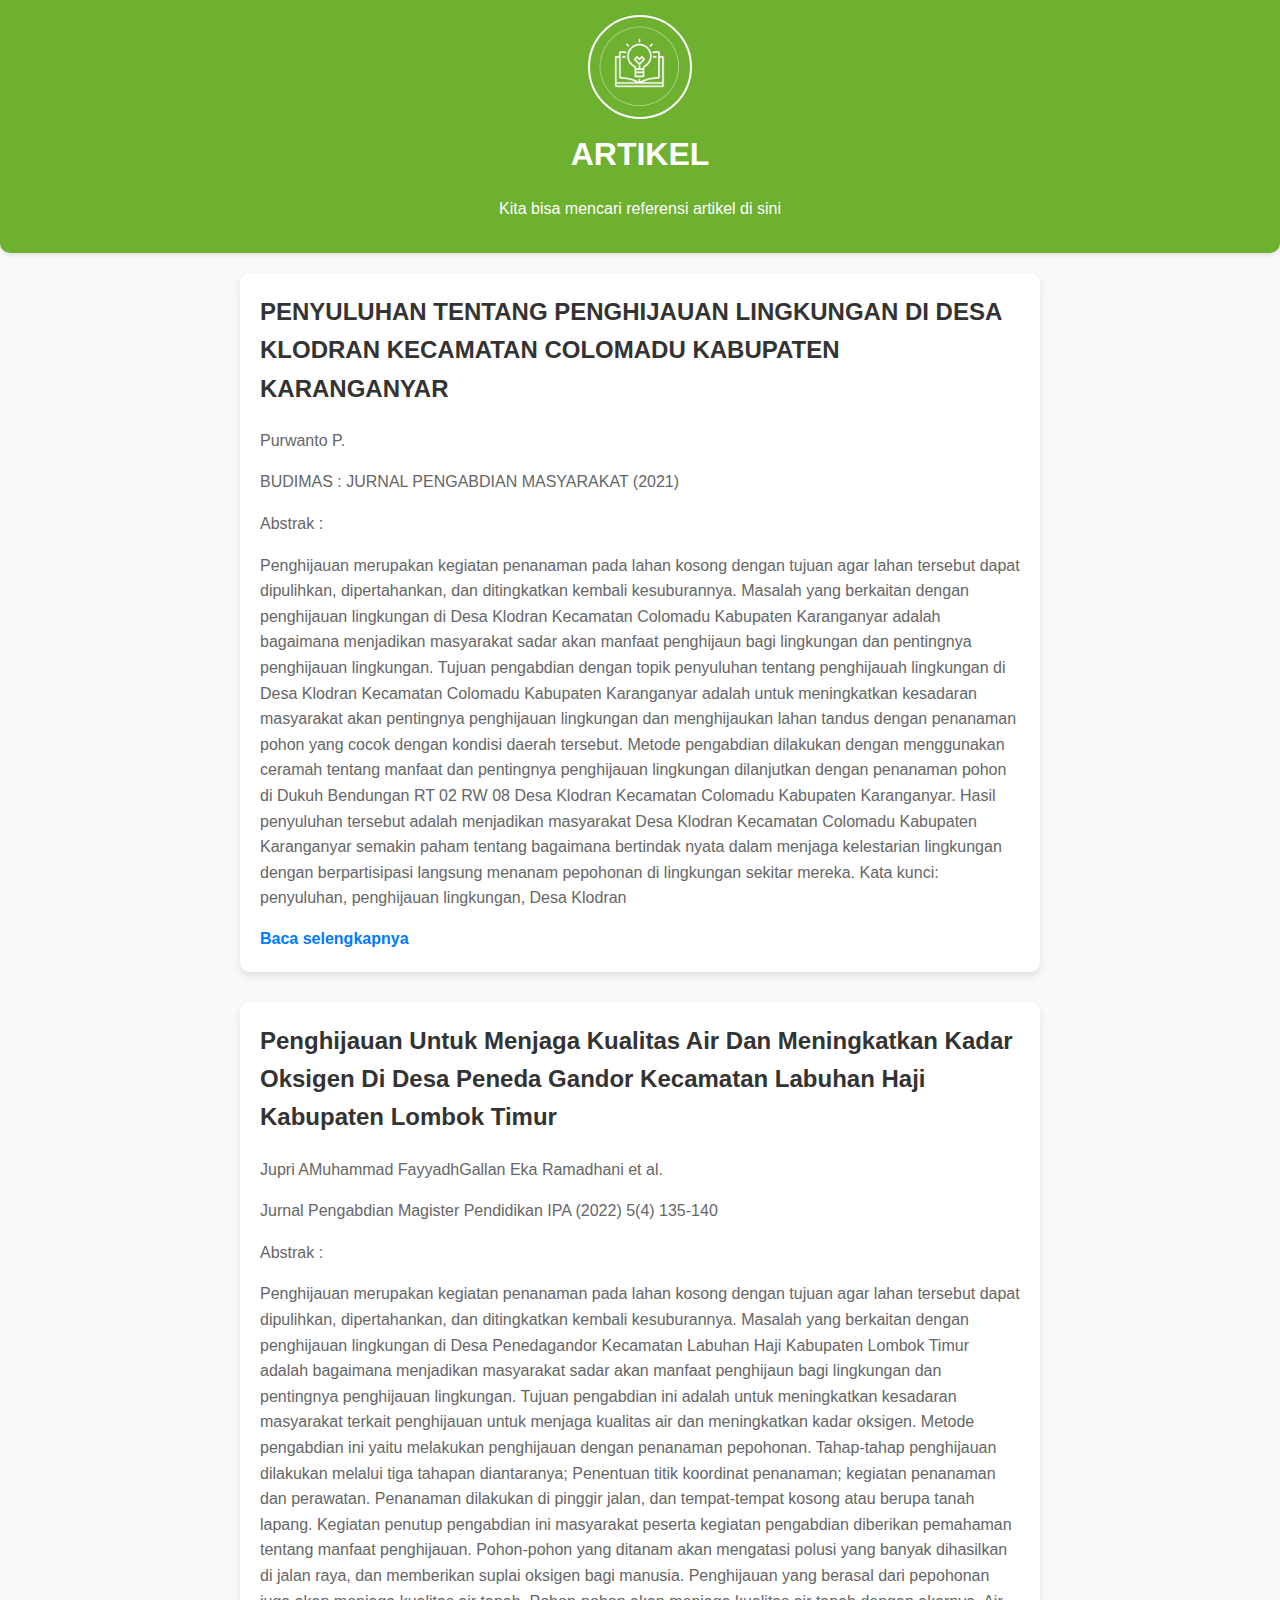
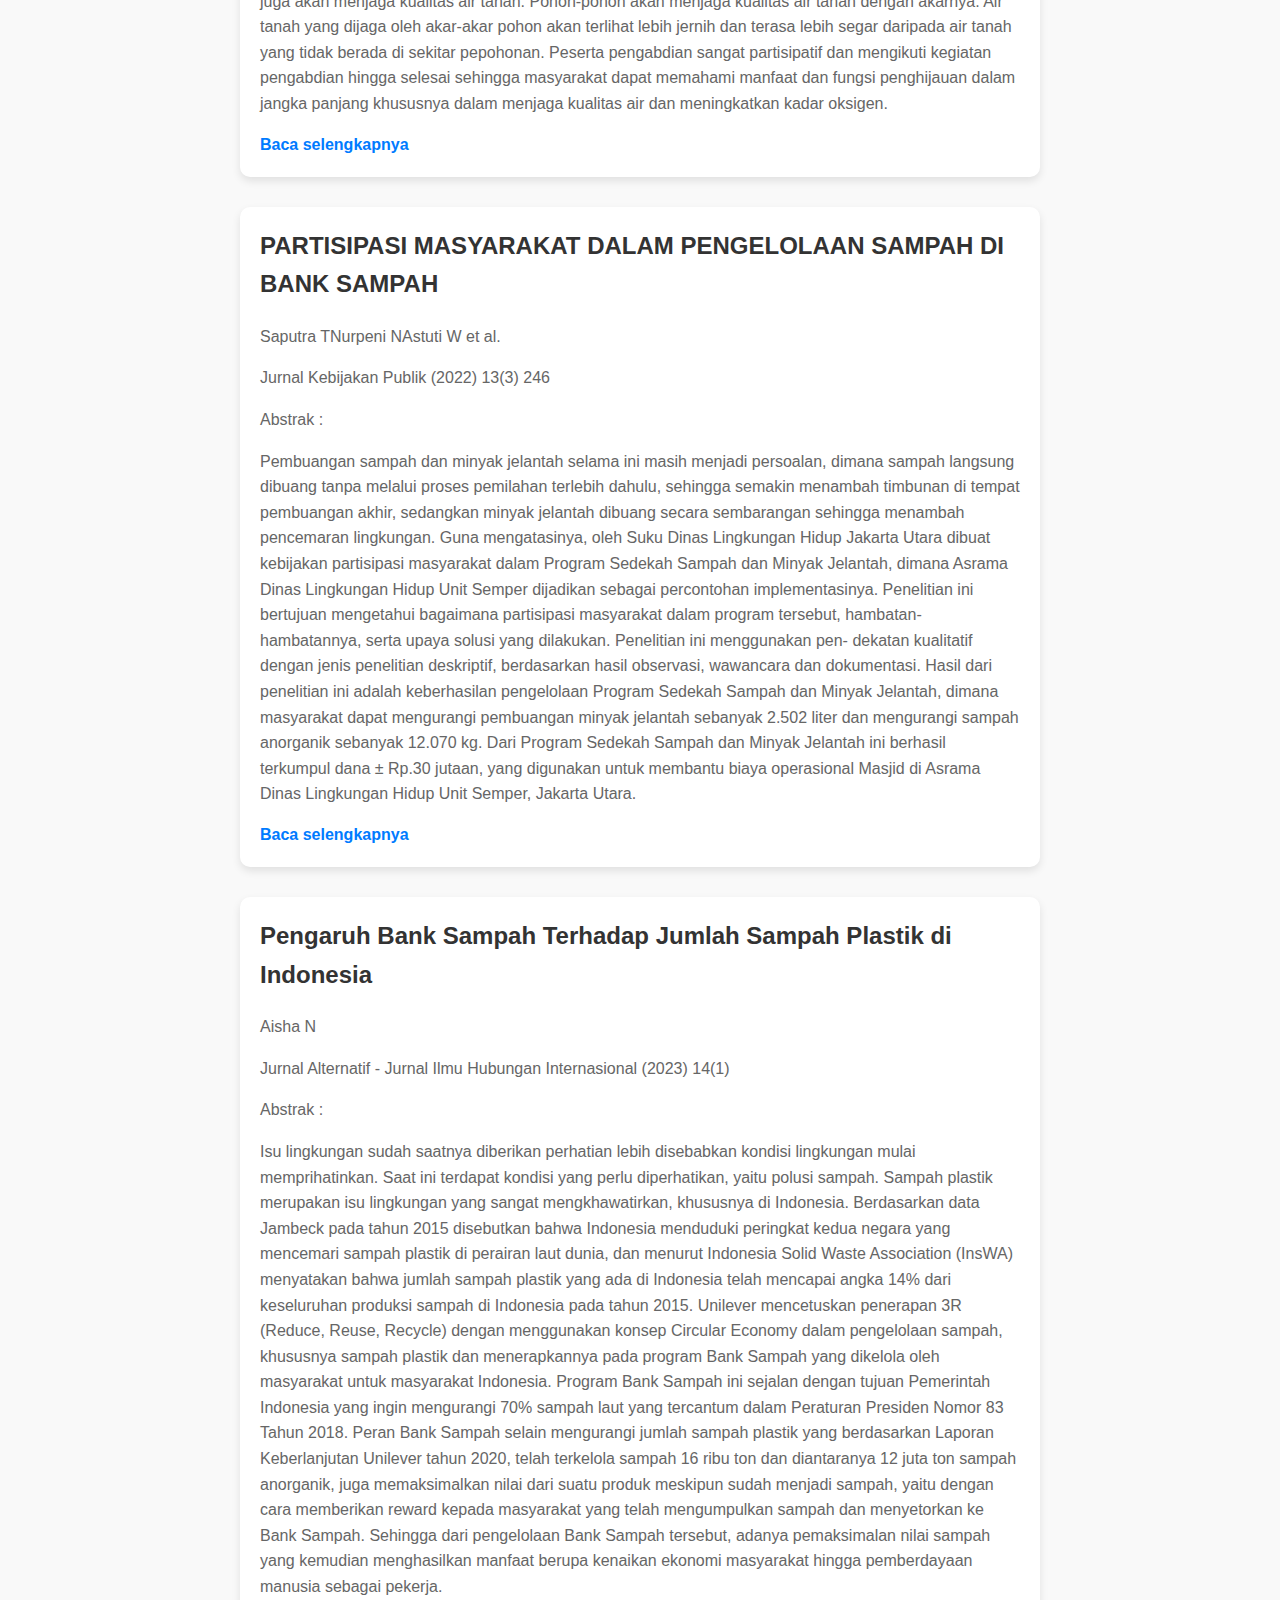
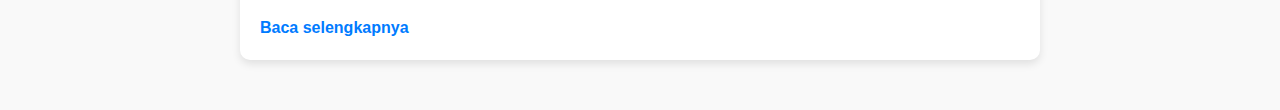
<file: HTML/Hijau semestaKu/artikel.html>
<!DOCTYPE html>
<html lang="en">
<head>
    <meta charset="UTF-8">
    <meta name="viewport" content="width=device-width, initial-scale=1.0">
    <title>Artikel - Taman Belajar</title>
    <link rel="stylesheet" href="styles-artikel.css">
</head>
<body>
    <header>
        <img src="images/1.png" alt="Taman Belajar Logo" class="logo">
        <h1>ARTIKEL</h1>
        <p>Kita bisa mencari referensi artikel di sini</p>
    </header>

    <div class="container">
        <div class="article">
            <div class="article-content">
                <a href="pdf/article1.pdf" target="_blank">
                    <h2>PENYULUHAN TENTANG PENGHIJAUAN LINGKUNGAN DI DESA KLODRAN KECAMATAN COLOMADU KABUPATEN KARANGANYAR</h2>
                </a>
                <p>Purwanto P.</p>
                <p>BUDIMAS : JURNAL PENGABDIAN MASYARAKAT (2021)</p>
                <p>Abstrak :</p>  
                <p>Penghijauan merupakan kegiatan penanaman pada lahan kosong dengan tujuan agar lahan tersebut dapat dipulihkan, dipertahankan, dan ditingkatkan kembali kesuburannya. Masalah yang berkaitan dengan penghijauan lingkungan di Desa Klodran Kecamatan Colomadu Kabupaten Karanganyar adalah bagaimana menjadikan masyarakat sadar akan manfaat penghijaun bagi lingkungan dan pentingnya penghijauan lingkungan. Tujuan pengabdian dengan topik penyuluhan tentang penghijauah lingkungan di Desa Klodran Kecamatan Colomadu Kabupaten Karanganyar adalah untuk meningkatkan kesadaran masyarakat akan pentingnya penghijauan lingkungan dan menghijaukan lahan tandus dengan penanaman pohon yang cocok dengan kondisi daerah tersebut. Metode pengabdian dilakukan dengan menggunakan ceramah tentang manfaat dan pentingnya penghijauan lingkungan dilanjutkan dengan penanaman pohon di Dukuh Bendungan RT 02 RW 08 Desa Klodran Kecamatan Colomadu Kabupaten Karanganyar. Hasil penyuluhan tersebut adalah menjadikan masyarakat Desa Klodran Kecamatan Colomadu Kabupaten Karanganyar semakin paham tentang bagaimana bertindak nyata dalam menjaga kelestarian lingkungan dengan berpartisipasi langsung menanam pepohonan di lingkungan sekitar mereka. Kata kunci: penyuluhan, penghijauan lingkungan, Desa Klodran</p>
                <a href="pdf/article1.pdf">Baca selengkapnya</a>
            </div>
        </div>

        <div class="article">
            <div class="article-content">
                <a href="pdf/article2.pdf" target="_blank">
                    <h2>Penghijauan Untuk Menjaga Kualitas Air Dan Meningkatkan Kadar Oksigen Di Desa Peneda Gandor Kecamatan Labuhan Haji Kabupaten Lombok Timur</h2>
                </a>
                <p>Jupri AMuhammad FayyadhGallan Eka Ramadhani et al.</p>
                <p>Jurnal Pengabdian Magister Pendidikan IPA (2022) 5(4) 135-140</p>
                <p>Abstrak :</p>  
                <p>Penghijauan merupakan kegiatan penanaman pada lahan kosong dengan tujuan agar lahan tersebut dapat dipulihkan, dipertahankan, dan ditingkatkan kembali kesuburannya. Masalah yang berkaitan dengan penghijauan lingkungan di Desa Penedagandor Kecamatan Labuhan Haji Kabupaten Lombok Timur adalah bagaimana menjadikan masyarakat sadar akan manfaat penghijaun bagi lingkungan dan pentingnya penghijauan lingkungan. Tujuan pengabdian ini adalah untuk meningkatkan kesadaran masyarakat terkait penghijauan untuk menjaga kualitas air dan meningkatkan kadar oksigen. Metode pengabdian ini yaitu melakukan penghijauan dengan  penanaman  pepohonan. Tahap-tahap penghijauan dilakukan melalui tiga tahapan diantaranya; Penentuan titik koordinat penanaman; kegiatan penanaman dan perawatan. Penanaman dilakukan di pinggir jalan, dan tempat-tempat kosong atau berupa tanah lapang. Kegiatan penutup pengabdian ini masyarakat peserta kegiatan pengabdian diberikan pemahaman tentang manfaat penghijauan. Pohon-pohon yang ditanam akan mengatasi polusi yang banyak dihasilkan di jalan raya, dan memberikan suplai oksigen bagi manusia. Penghijauan yang berasal dari pepohonan juga akan menjaga kualitas air tanah. Pohon-pohon akan menjaga kualitas air tanah dengan akarnya. Air tanah yang dijaga oleh akar-akar pohon akan terlihat lebih jernih dan terasa lebih segar daripada air tanah yang tidak berada di sekitar pepohonan. Peserta pengabdian sangat partisipatif dan mengikuti kegiatan pengabdian hingga selesai sehingga masyarakat dapat memahami manfaat dan fungsi penghijauan dalam jangka panjang khususnya dalam menjaga kualitas air dan meningkatkan kadar oksigen.</p>
                <a href="pdf/article2.pdf" target="_blank">Baca selengkapnya</a>
            </div>
        </div>

        <div class="article">
            <div class="article-content">
                <a href="pdf/article3.pdf" target="_blank">
                    <h2>PARTISIPASI MASYARAKAT DALAM PENGELOLAAN SAMPAH DI BANK SAMPAH</h2>
                </a>
                <p>Saputra TNurpeni NAstuti W et al.</p>
                <p>Jurnal Kebijakan Publik (2022) 13(3) 246</p>
                <p>Abstrak :</p>  
                <p>Pembuangan sampah dan minyak jelantah selama ini masih menjadi persoalan, dimana sampah langsung dibuang tanpa melalui proses pemilahan terlebih dahulu, sehingga semakin menambah timbunan di tempat pembuangan akhir, sedangkan minyak jelantah dibuang secara sembarangan sehingga menambah pencemaran lingkungan. Guna mengatasinya, oleh Suku Dinas Lingkungan Hidup Jakarta Utara dibuat kebijakan partisipasi masyarakat dalam Program Sedekah Sampah dan Minyak Jelantah, dimana Asrama Dinas Lingkungan Hidup Unit Semper dijadikan sebagai percontohan implementasinya. Penelitian ini bertujuan mengetahui bagaimana partisipasi masyarakat dalam program tersebut, hambatan-hambatannya, serta upaya solusi yang dilakukan. Penelitian ini menggunakan pen- dekatan kualitatif dengan jenis penelitian deskriptif, berdasarkan hasil observasi, wawancara dan dokumentasi. Hasil dari penelitian ini adalah keberhasilan pengelolaan Program Sedekah Sampah dan Minyak Jelantah, dimana masyarakat dapat mengurangi pembuangan minyak jelantah sebanyak 2.502 liter dan mengurangi sampah anorganik sebanyak 12.070 kg. Dari Program Sedekah Sampah dan Minyak Jelantah ini berhasil terkumpul dana ± Rp.30 jutaan, yang digunakan untuk membantu biaya operasional Masjid di Asrama Dinas Lingkungan Hidup Unit Semper, Jakarta Utara.</p>
                <a href="pdf/article3.pdf" target="_blank">Baca selengkapnya</a>
            </div>
        </div>

        <div class="article">
            <div class="article-content">
                <a href="pdf/article4.pdf" target="_blank">
                    <h2>Pengaruh Bank Sampah Terhadap Jumlah Sampah Plastik di Indonesia</h2>
                </a>
                <p>Aisha N</p>
                <p>Jurnal Alternatif - Jurnal Ilmu Hubungan Internasional (2023) 14(1)</p>
                <p>Abstrak :</p>  
                <p>Isu lingkungan sudah saatnya diberikan perhatian lebih disebabkan kondisi lingkungan mulai memprihatinkan. Saat ini terdapat kondisi yang perlu diperhatikan, yaitu polusi sampah. Sampah plastik merupakan isu lingkungan yang sangat mengkhawatirkan, khususnya di Indonesia. Berdasarkan data Jambeck pada tahun 2015 disebutkan bahwa Indonesia menduduki peringkat kedua negara yang mencemari sampah plastik di perairan laut dunia, dan menurut Indonesia Solid Waste Association (InsWA) menyatakan bahwa jumlah sampah plastik yang ada di Indonesia telah mencapai angka 14% dari keseluruhan produksi sampah di Indonesia pada tahun 2015. Unilever mencetuskan penerapan 3R (Reduce, Reuse, Recycle) dengan menggunakan konsep Circular Economy dalam pengelolaan sampah, khususnya sampah plastik dan menerapkannya pada program Bank Sampah yang dikelola oleh masyarakat untuk masyarakat Indonesia. Program Bank Sampah ini sejalan dengan tujuan Pemerintah Indonesia yang ingin mengurangi 70% sampah laut yang tercantum dalam Peraturan Presiden Nomor 83 Tahun 2018. Peran Bank Sampah selain mengurangi jumlah sampah plastik yang berdasarkan Laporan Keberlanjutan Unilever tahun 2020, telah  terkelola sampah 16 ribu ton dan diantaranya 12 juta ton sampah anorganik, juga memaksimalkan nilai dari suatu produk meskipun sudah menjadi sampah, yaitu dengan cara memberikan reward kepada masyarakat yang telah mengumpulkan sampah dan menyetorkan ke Bank Sampah. Sehingga dari pengelolaan Bank Sampah tersebut, adanya pemaksimalan nilai sampah yang kemudian menghasilkan manfaat berupa kenaikan ekonomi masyarakat  hingga pemberdayaan manusia sebagai pekerja.</p>
                <a href="pdf/article4.pdf" target="_blank">Baca selengkapnya</a>
            </div>
        </div>
    </div>
</body>
</html>
</file>
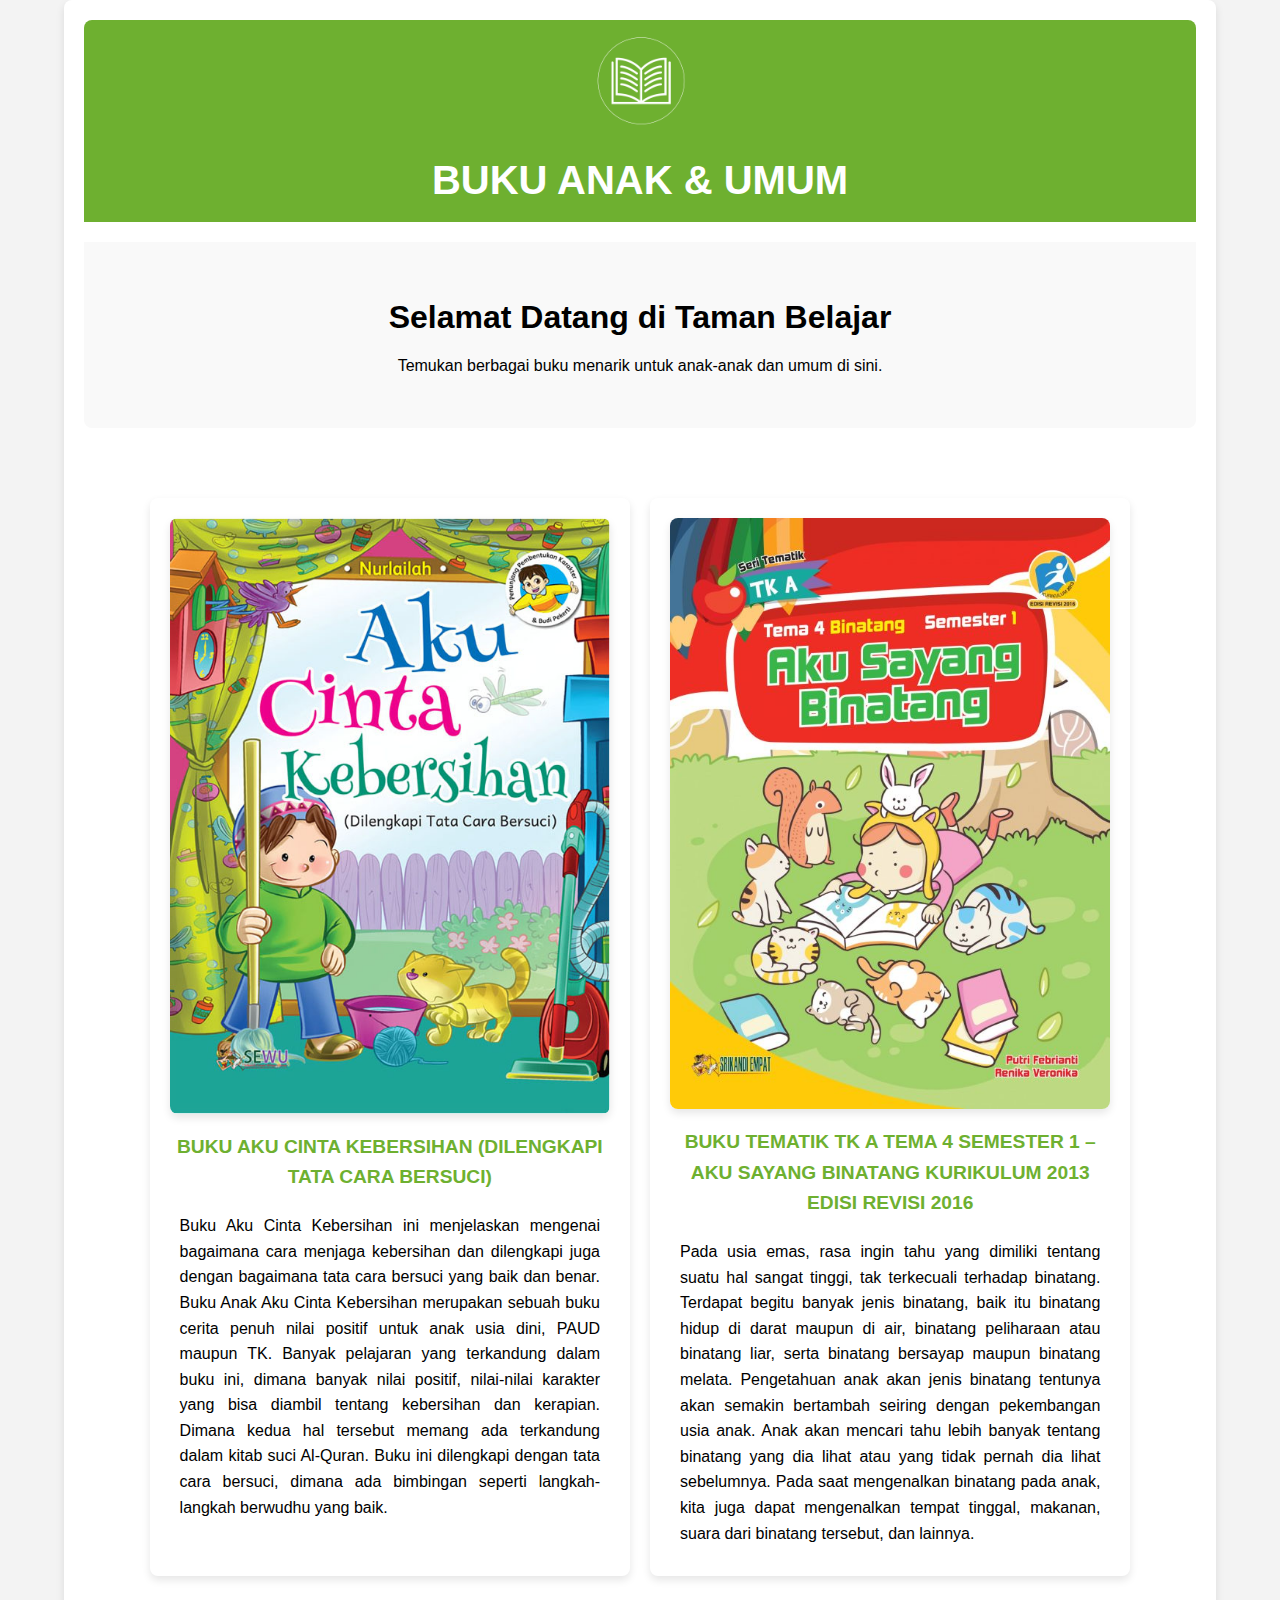
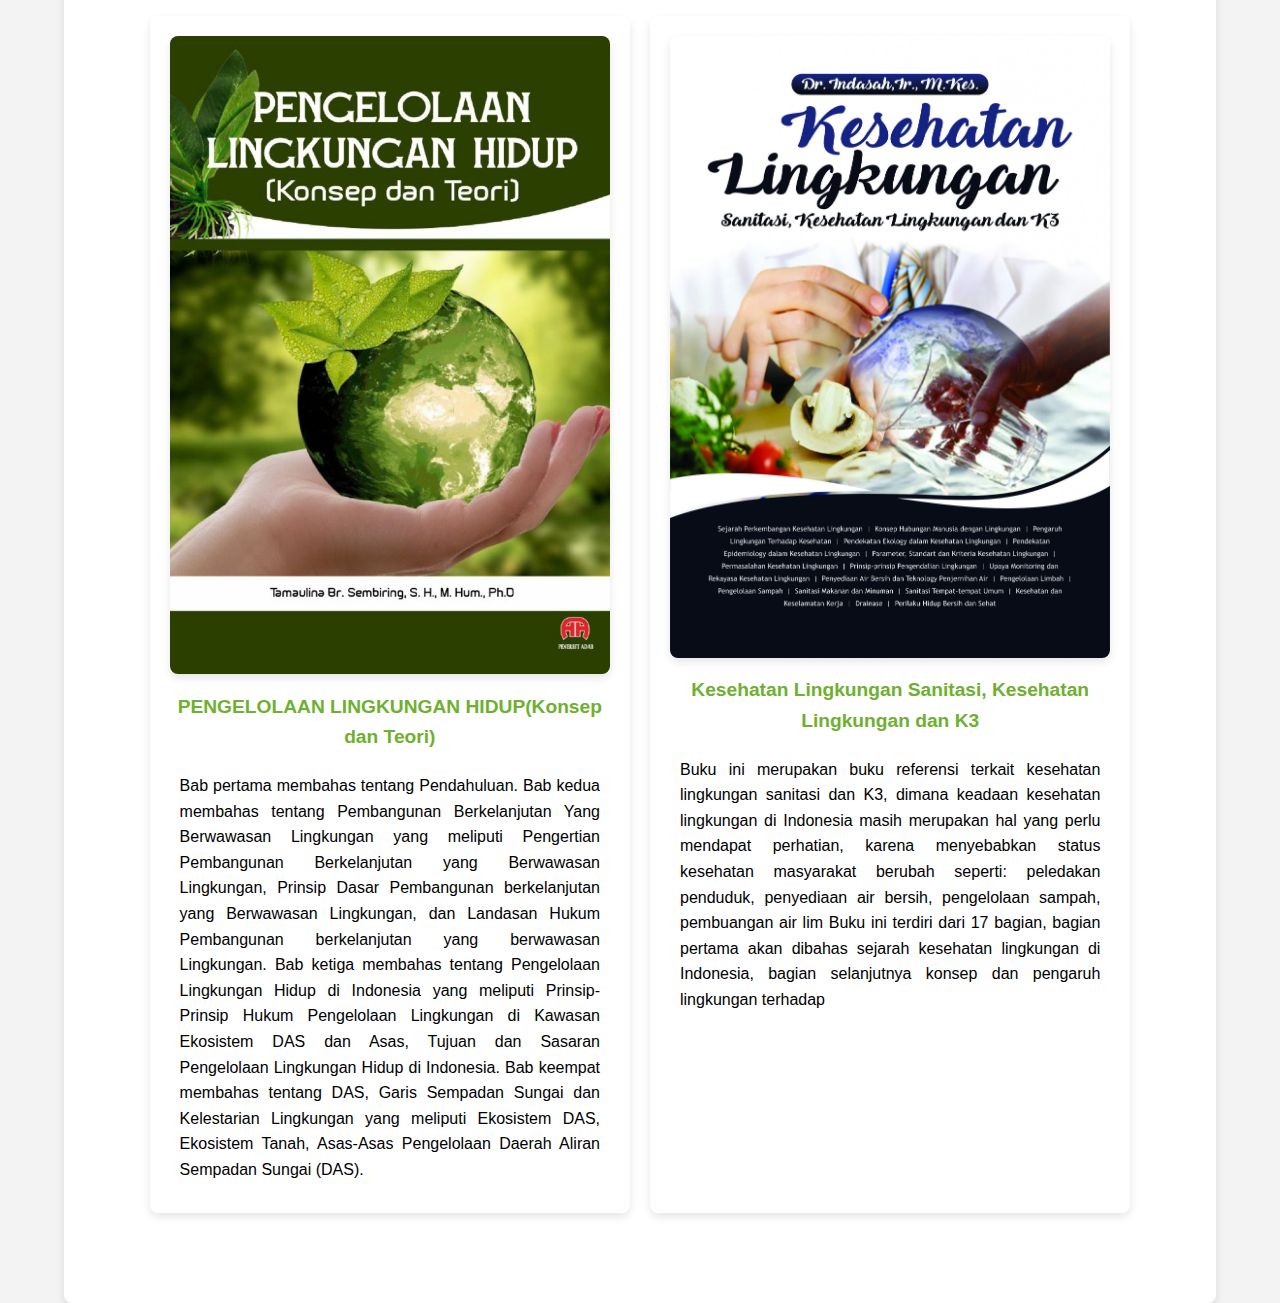
<file: HTML/Hijau semestaKu/buku-anak-umum.html>
<!DOCTYPE html>
<html lang="en">
<head>
    <meta charset="UTF-8">
    <meta name="viewport" content="width=device-width, initial-scale=1.0">
    <title>Buku Anak & Umum - Taman Belajar</title>
    <link rel="stylesheet" href="styles-buku.css">
</head>
<body>
    <div class="container">
        <header>
            <img src="images/18.png" alt="Taman Belajar Logo" class="logo">
            <h1>BUKU ANAK & UMUM</h1>
        </header>

        <main>
            <section class="hero">
                <h2>Selamat Datang di Taman Belajar</h2>
                <p>Temukan berbagai buku menarik untuk anak-anak dan umum di sini.</p>
            </section>

            <section class="books">
                <div class="book-container">
                    <div class="book">
                        <img src="images/book1.jpg" alt="Book 1">
                        <h3><a href="pdf/book1.pdf" target="_blank">BUKU AKU CINTA KEBERSIHAN (DILENGKAPI TATA CARA BERSUCI)</a></h3>
                    </div>
                    <div class="book-description">
                        
                        <p>Buku Aku Cinta Kebersihan ini menjelaskan mengenai bagaimana cara menjaga kebersihan dan dilengkapi juga dengan bagaimana tata cara bersuci yang baik dan benar.
                            Buku Anak Aku Cinta Kebersihan merupakan sebuah buku cerita penuh nilai positif untuk anak usia dini, PAUD maupun TK. Banyak pelajaran yang terkandung dalam buku ini, dimana banyak nilai positif, nilai-nilai karakter yang bisa diambil tentang kebersihan dan kerapian. 
                            Dimana kedua hal tersebut memang ada terkandung dalam kitab suci Al-Quran. Buku ini dilengkapi dengan tata cara bersuci, dimana ada bimbingan seperti langkah-langkah berwudhu yang baik.</p>
                    </div>
                </div>
                
                <div class="book-container">
                    <div class="book">
                        <img src="images/book2.jpg" alt="Book 2">
                        <h3><a href="pdf/book2.pdf" target="_blank">BUKU TEMATIK TK A TEMA 4 SEMESTER 1 – AKU SAYANG BINATANG KURIKULUM 2013 EDISI REVISI 2016</a></h3>
                    </div>
                    <div class="book-description">
        
                        <p>Pada usia emas, rasa ingin tahu yang dimiliki tentang suatu hal sangat tinggi, tak terkecuali terhadap binatang. Terdapat begitu banyak jenis binatang, baik itu binatang hidup di darat maupun di air, binatang peliharaan atau binatang liar, 
                            serta binatang bersayap maupun binatang melata. Pengetahuan anak akan jenis binatang tentunya akan semakin bertambah seiring dengan pekembangan usia anak. Anak akan mencari tahu lebih banyak tentang binatang yang dia lihat atau yang tidak pernah dia lihat sebelumnya. 
                            Pada saat mengenalkan binatang pada anak, kita juga dapat mengenalkan tempat tinggal, makanan, suara dari binatang tersebut, dan lainnya.</p>
                    </div>
                </div>

                <!-- Tambahkan lebih banyak kotak buku sesuai kebutuhan -->
                <div class="book-container">
                    <div class="book">
                        <img src="images/book3.jpg" alt="Book 3">
                        <h3><a href="pdf/book3.pdf" target="_blank">PENGELOLAAN LINGKUNGAN HIDUP(Konsep dan Teori)</a></h3>
                    </div>
                    <div class="book-description">
    
                        <p>Bab pertama membahas tentang Pendahuluan. Bab kedua membahas tentang Pembangunan Berkelanjutan Yang Berwawasan Lingkungan yang meliputi Pengertian Pembangunan Berkelanjutan yang Berwawasan Lingkungan, 
                            Prinsip Dasar Pembangunan berkelanjutan yang Berwawasan Lingkungan, dan Landasan Hukum Pembangunan berkelanjutan yang berwawasan Lingkungan. Bab ketiga membahas tentang Pengelolaan Lingkungan Hidup di Indonesia yang meliputi Prinsip-Prinsip Hukum Pengelolaan Lingkungan di Kawasan Ekosistem DAS dan Asas, Tujuan dan Sasaran Pengelolaan Lingkungan Hidup di Indonesia. 
                            Bab keempat membahas tentang DAS, Garis Sempadan Sungai dan Kelestarian Lingkungan yang meliputi Ekosistem DAS, Ekosistem Tanah, Asas-Asas Pengelolaan Daerah Aliran Sempadan Sungai (DAS).</p>
                    </div>
                </div>

                <div class="book-container">
                    <div class="book">
                        <img src="images/book4.jpg" alt="Book 4">
                        <h3><a href="pdf/book3.pdf" target="_blank">Kesehatan Lingkungan Sanitasi, Kesehatan Lingkungan dan K3</a></h3>
                    </div>
                    <div class="book-description">
                        
                        <p>Buku ini merupakan buku referensi terkait kesehatan lingkungan sanitasi dan K3, dimana keadaan kesehatan lingkungan di Indonesia masih merupakan hal yang perlu mendapat perhatian, karena menyebabkan status kesehatan masyarakat berubah seperti: peledakan penduduk, penyediaan air bersih, pengelolaan sampah, pembuangan air lim

                            Buku ini terdiri dari 17 bagian, bagian pertama akan dibahas sejarah kesehatan lingkungan di Indonesia, bagian selanjutnya konsep dan pengaruh lingkungan terhadap</p>
                    </div>
                </div>
            </div>
        </section>
    </main>

</body>
</html>
</file>
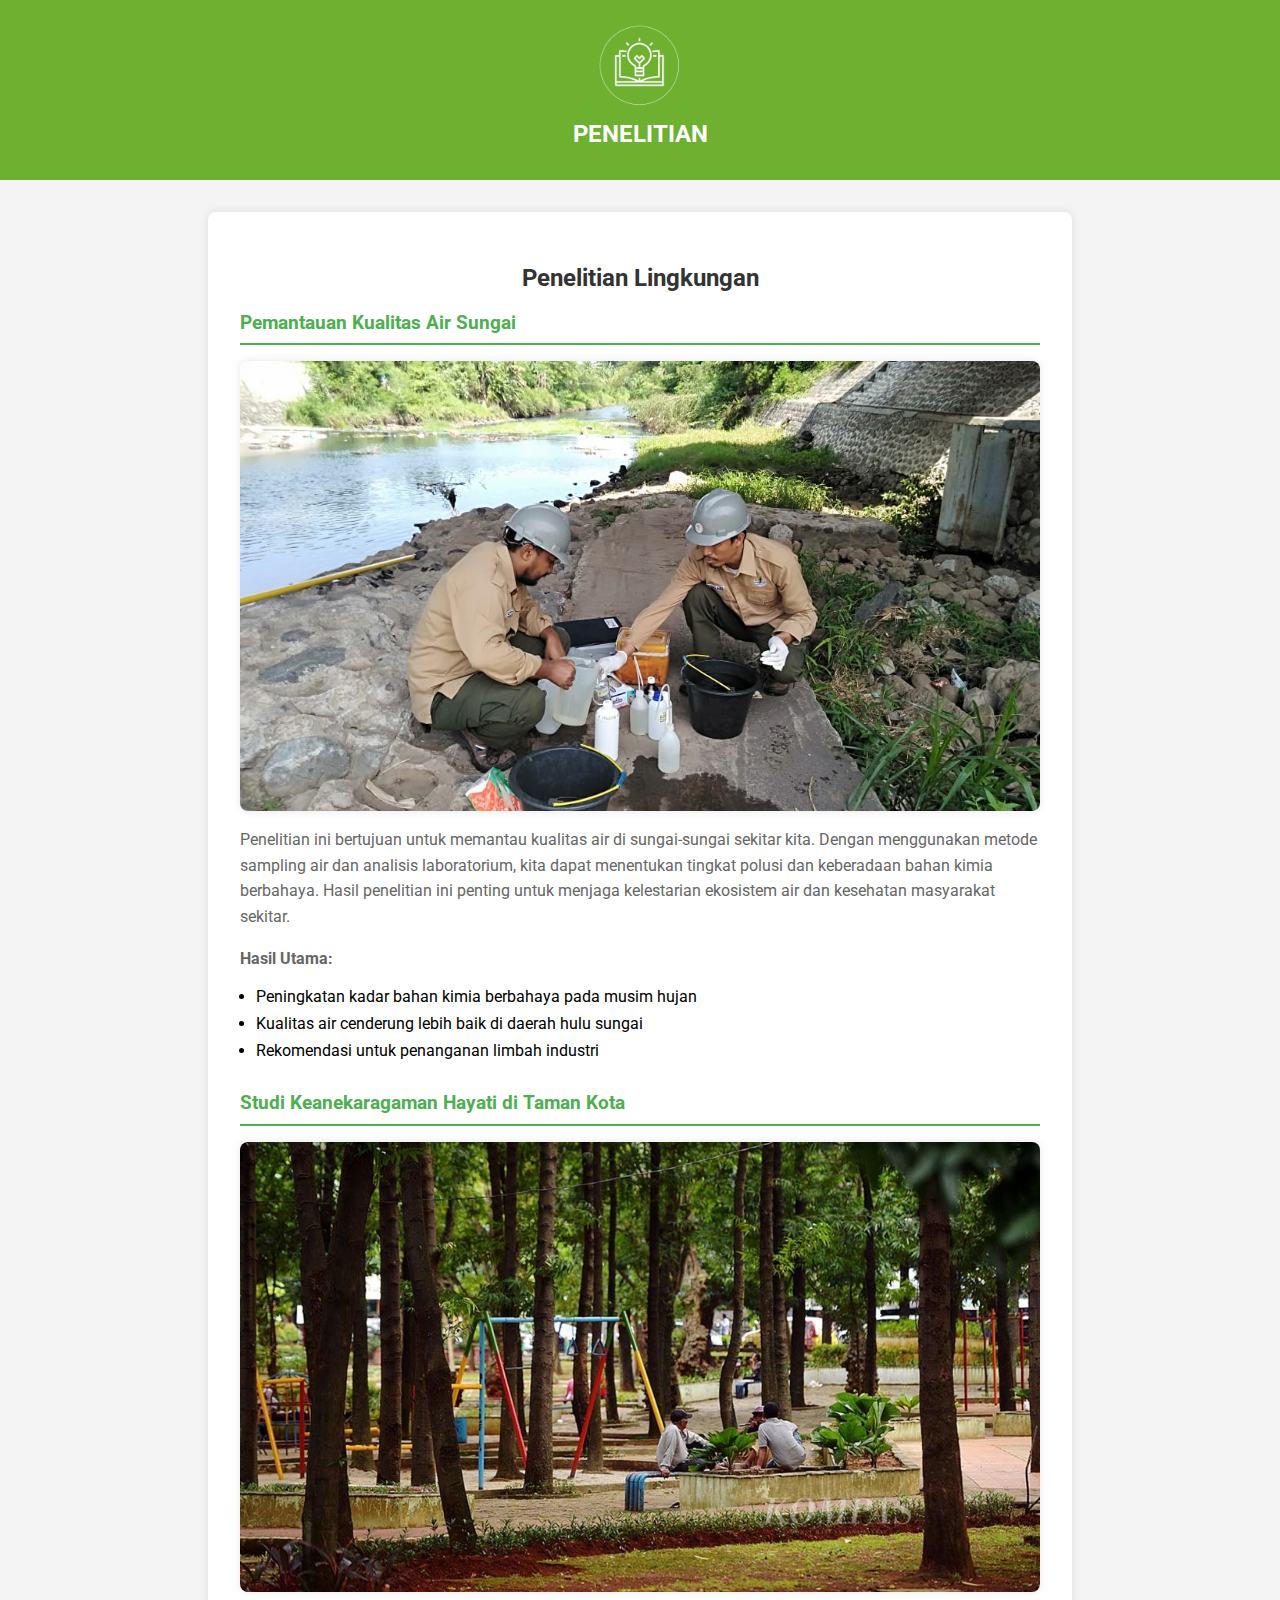
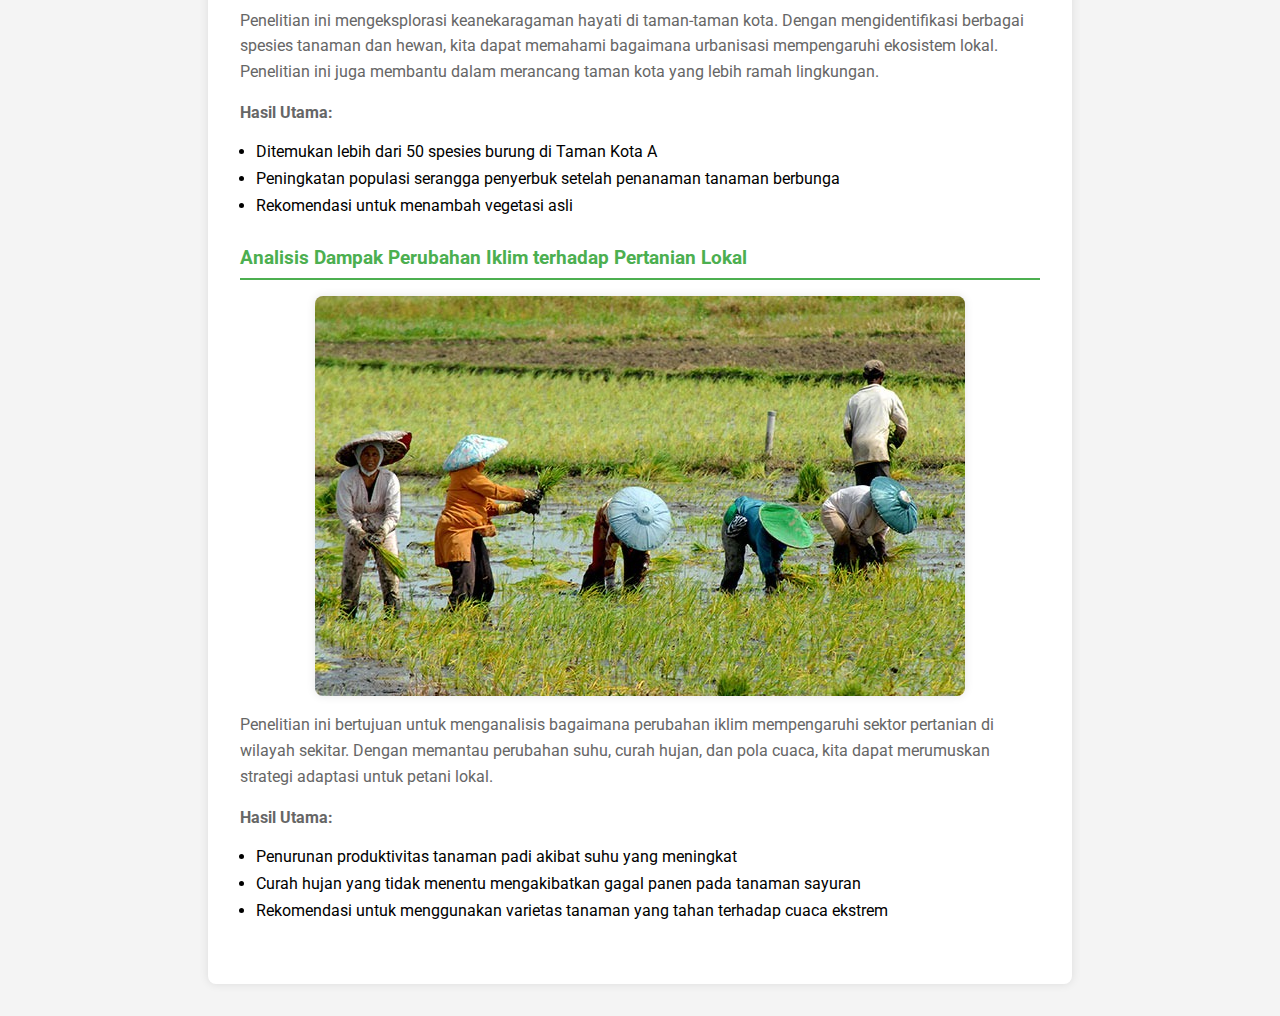
<file: HTML/Hijau semestaKu/penelitian.html>
<!DOCTYPE html>
<html lang="en">
<head>
    <meta charset="UTF-8">
    <meta name="viewport" content="width=device-width, initial-scale=1.0">
    <title>Penelitian - Taman Belajar</title>
    <link href="https://fonts.googleapis.com/css2?family=Roboto:wght@400;700&display=swap" rel="stylesheet">
    <link rel="stylesheet" href="styles-penelitian.css">
</head>
<body>
    <header>
        <img src="images/1.png" alt="Taman Belajar Logo" class="logo">
        <h1 class="header-title">PENELITIAN</h1>
    </header>

    <div class="content">
        <h2>Penelitian Lingkungan</h2>
        
        <article class="research-item">
            <h3>Pemantauan Kualitas Air Sungai</h3>
            <img src="images/research1.jpg" alt="Pemantauan Kualitas Air Sungai">
            <p>Penelitian ini bertujuan untuk memantau kualitas air di sungai-sungai sekitar kita. Dengan menggunakan metode sampling air dan analisis laboratorium, kita dapat menentukan tingkat polusi dan keberadaan bahan kimia berbahaya. Hasil penelitian ini penting untuk menjaga kelestarian ekosistem air dan kesehatan masyarakat sekitar.</p>
            <p><strong>Hasil Utama:</strong></p>
            <ul>
                <li>Peningkatan kadar bahan kimia berbahaya pada musim hujan</li>
                <li>Kualitas air cenderung lebih baik di daerah hulu sungai</li>
                <li>Rekomendasi untuk penanganan limbah industri</li>
            </ul>
        </article>

        <article class="research-item">
            <h3>Studi Keanekaragaman Hayati di Taman Kota</h3>
            <img src="images/research2.jpg" alt="Studi Keanekaragaman Hayati di Taman Kota">
            <p>Penelitian ini mengeksplorasi keanekaragaman hayati di taman-taman kota. Dengan mengidentifikasi berbagai spesies tanaman dan hewan, kita dapat memahami bagaimana urbanisasi mempengaruhi ekosistem lokal. Penelitian ini juga membantu dalam merancang taman kota yang lebih ramah lingkungan.</p>
            <p><strong>Hasil Utama:</strong></p>
            <ul>
                <li>Ditemukan lebih dari 50 spesies burung di Taman Kota A</li>
                <li>Peningkatan populasi serangga penyerbuk setelah penanaman tanaman berbunga</li>
                <li>Rekomendasi untuk menambah vegetasi asli</li>
            </ul>
        </article>

        <article class="research-item">
            <h3>Analisis Dampak Perubahan Iklim terhadap Pertanian Lokal</h3>
            <img src="images/research3.jpg" alt="Analisis Dampak Perubahan Iklim terhadap Pertanian Lokal">
            <p>Penelitian ini bertujuan untuk menganalisis bagaimana perubahan iklim mempengaruhi sektor pertanian di wilayah sekitar. Dengan memantau perubahan suhu, curah hujan, dan pola cuaca, kita dapat merumuskan strategi adaptasi untuk petani lokal.</p>
            <p><strong>Hasil Utama:</strong></p>
            <ul>
                <li>Penurunan produktivitas tanaman padi akibat suhu yang meningkat</li>
                <li>Curah hujan yang tidak menentu mengakibatkan gagal panen pada tanaman sayuran</li>
                <li>Rekomendasi untuk menggunakan varietas tanaman yang tahan terhadap cuaca ekstrem</li>
            </ul>
        </article>
    </div>
</body>
</html>
</file>
<file: HTML/Hijau semestaKu/styles-artikel.css>
body {
    font-family: Arial, sans-serif;
    line-height: 1.6;
    margin: 0;
    padding: 0;
    background-color: #f9f9f9;
}
.container {
    max-width: 800px;
    margin: 0 auto;
    padding: 20px;
}
/* Header styles */
header {
    background-color: #6EB030;
    color: #fff;
    text-align: center;
    padding: 15px 0;
    box-shadow: 0 2px 4px rgba(0, 0, 0, 0.1);
    border-radius: 0 0 10px 10px;
}
.logo {
    max-width: 100px;
    height: auto;
    display: block;
    margin: 0 auto;
    border-radius: 50%;
    border: 2px solid #fff;
}
h1 {
    margin: 10px 0 5px;
    font-size: 32px;
}
.header-text {
    color: #fff;
    font-size: 18px;
    margin-bottom: 10px;
}
/* Article styles */
.article {
    background-color: #fff;
    margin-bottom: 30px;
    border-radius: 10px;
    padding: 20px;
    box-shadow: 0 4px 8px rgba(0, 0, 0, 0.1);
    transition: transform 0.3s ease-in-out;
}
.article:hover {
    transform: translateY(-5px);
}
.article-content a {
    color: #007bff;
    text-decoration: none;
    font-weight: bold;
}
.article-content h2 {
    margin-top: 0;
    font-size: 24px;
    color: #333;
}
.article-content p {
    margin-bottom: 15px;
    font-size: 16px;
    color: #666;
    line-height: 1.6;
}
</file>
<file: HTML/Hijau semestaKu/styles-buku.css>
* {
    margin: 0;
    padding: 0;
    box-sizing: border-box;
}

/* Global styles */
body {
    font-family: Arial, sans-serif;
    line-height: 1.6;
    background-color: #f3f3f3;
    display: flex;
    justify-content: center;
    align-items: center;
    min-height: 100vh;
}

.container {
    width: 90%;
    max-width: 1200px;
    padding: 20px;
    background-color: #ffffff;
    box-shadow: 0 4px 8px rgba(0, 0, 0, 0.1);
    border-radius: 8px;
}

header {
    background-color: #6EB030;
    color: white;
    padding: 10px 0;
    text-align: center;
    margin-bottom: 20px;
    border-top-left-radius: 8px;
    border-top-right-radius: 8px;
}

header .logo {
    width: 100px;
    height: auto;
}

header h1 {
    font-size: 2.5rem;
    margin-top: 10px;
}

.hero {
    background-color: #f9f9f9;
    padding: 50px 0;
    text-align: center;
    margin-bottom: 20px;
    border-bottom-left-radius: 8px;
    border-bottom-right-radius: 8px;
}

.hero h2 {
    font-size: 2rem;
    margin-bottom: 10px;
}

.books {
    display: flex;
    flex-wrap: wrap;
    justify-content: center; /* Center content */
    gap: 20px; /* Add some gap between the books */
    padding: 50px 0;
}

.book-container {
    display: flex;
    flex-direction: column;
    align-items: center;
    background-color: white;
    padding: 20px;
    box-shadow: 0 4px 8px rgba(0, 0, 0, 0.1);
    width: calc(45% - 20px);
    box-sizing: border-box;
    transition: transform 0.3s ease-in-out;
    border-radius: 8px;
    margin-bottom: 20px;
}

.book-container:hover {
    transform: translateY(-5px);
}

.book img {
    max-width: 100%;
    height: auto;
    margin-bottom: 10px;
    border-radius: 8px;
    box-shadow: 0 4px 8px rgba(0, 0, 0, 0.1);
}

.book h3 {
    font-size: 1.2rem;
    text-align: center;
    margin-bottom: 10px;
}

.book h3 a {
    color: #6EB030;
    text-decoration: none;
    transition: color 0.3s ease;
}

.book h3 a:hover {
    text-decoration: underline;
}

.book-description {
    text-align: justify;
    padding: 10px;
}

.book-description p {
    font-size: 1rem;
    line-height: 1.6;
}
</file>
<file: HTML/Hijau semestaKu/styles-penelitian.css>
body {
    font-family: 'Roboto', sans-serif;
    margin: 0;
    padding: 0;
    background-color: #f4f4f4;
}

header {
    background-color: #6EB030;
    color: white;
    text-align: center;
    padding: 1em 0;
    position: relative;
}

.logo {
    height: 100px;
}

.header-title {
    margin-top: 0;
    font-size: 1.5em;
    font-weight: bold;
}

.content {
    max-width: 800px;
    margin: 2em auto;
    background-color: white;
    padding: 2em;
    border-radius: 8px;
    box-shadow: 0 0 10px rgba(0, 0, 0, 0.1);
}

h2 {
    text-align: center;
    color: #333;
}

.research-item {
    margin-bottom: 2em;
}

.research-item h3 {
    color: #4CAF50;
    border-bottom: 2px solid #4CAF50;
    padding-bottom: 0.5em;
    margin-bottom: 0.5em;
}

.research-item p {
    color: #666;
    line-height: 1.6;
}

.research-item ul {
    list-style-type: disc;
    padding-left: 1em;
}

.research-item ul li {
    margin-bottom: 0.5em;
}

.research-item img {
    max-width: 100%;
    height: auto;
    display: block;
    margin: 1em auto;
    border-radius: 8px;
    box-shadow: 0 0 10px rgba(0, 0, 0, 0.1);
}
</file>
